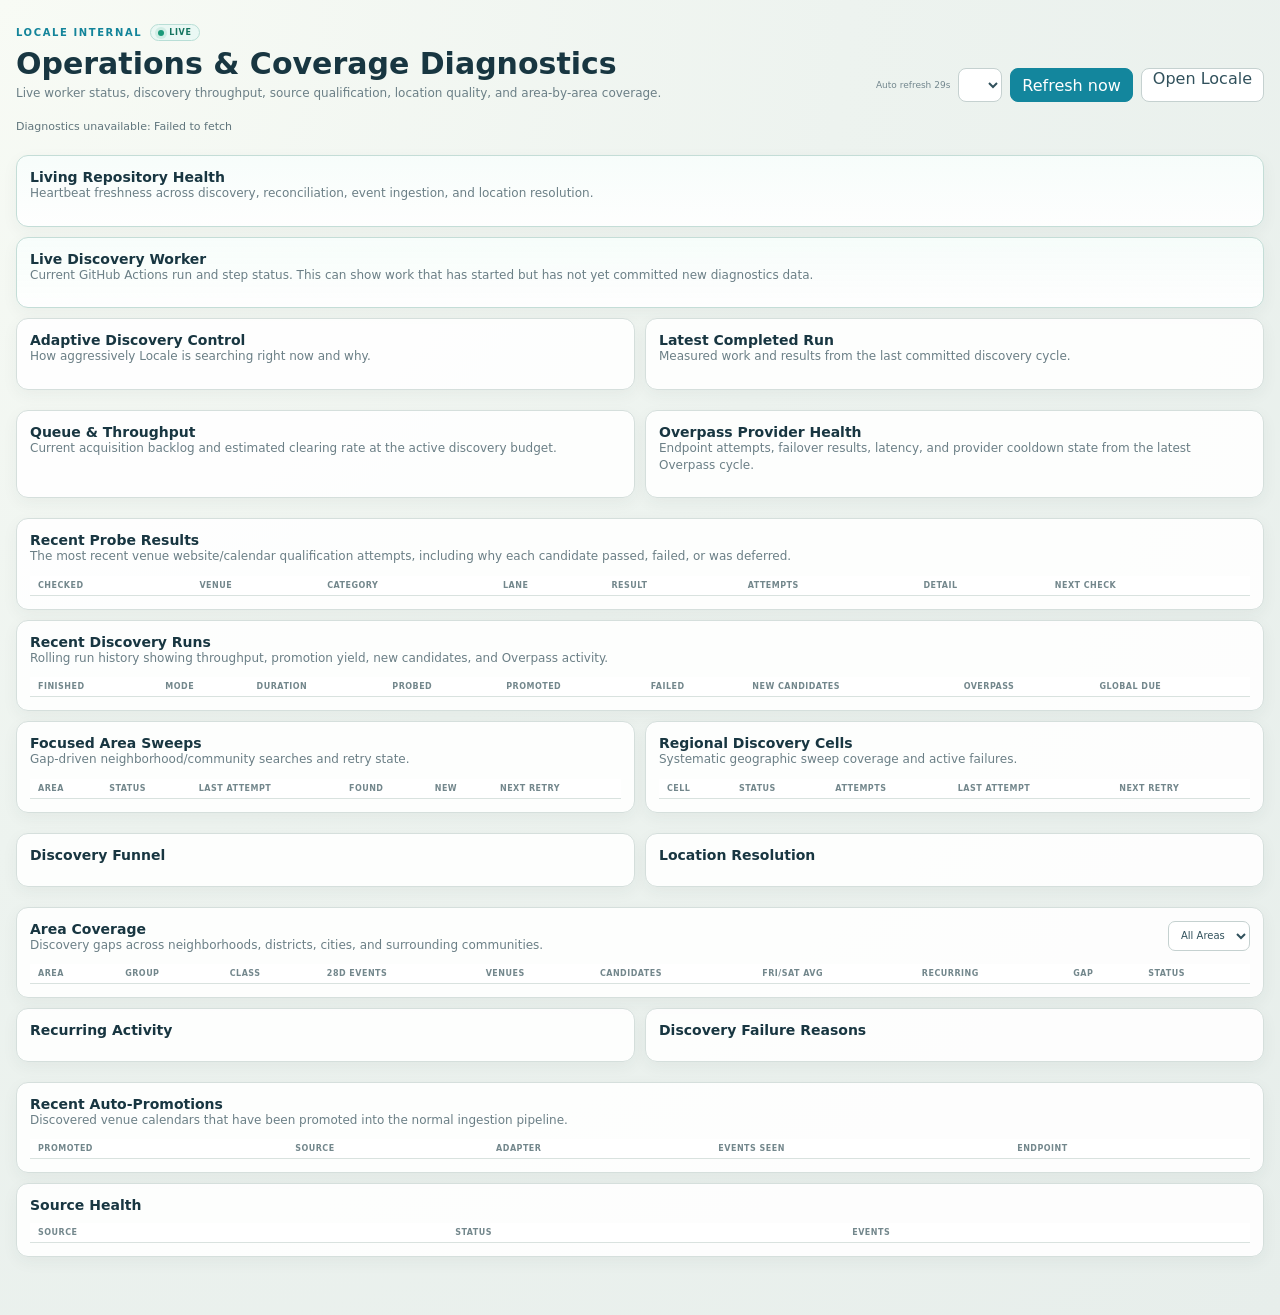
<file: diagnostics.html>
<!doctype html>
<html lang="en">
<head>
  <meta charset="utf-8">
  <meta name="viewport" content="width=device-width,initial-scale=1">
  <title>Locale Operations Diagnostics</title>
  <meta name="robots" content="noindex,nofollow">
  <link rel="stylesheet" href="./styles/diagnostics.css">
</head>
<body>
  <main class="diag-shell">
    <header class="diag-header">
      <div>
        <div class="title-line"><span class="eyebrow">LOCALE INTERNAL</span><span id="liveBadge" class="live-badge">LIVE</span></div>
        <h1>Operations & Coverage Diagnostics</h1>
        <p>Live worker status, discovery throughput, source qualification, location quality, and area-by-area coverage.</p>
      </div>
      <div class="header-actions">
        <span id="autoRefreshText" class="refresh-note">Auto refresh 30s</span>
        <select id="regionSelect" aria-label="Region"></select>
        <button id="refreshDiagnostics" type="button">Refresh now</button>
        <a href="./">Open Locale</a>
      </div>
    </header>

    <div id="diagStatus" class="diag-status">Loading current operations state…</div>
    <section id="summaryCards" class="summary-grid"></section>

    <section class="panel live-panel">
      <div class="panel-head">
        <div>
          <h2>Living Repository Health</h2>
          <p>Heartbeat freshness across discovery, reconciliation, event ingestion, and location resolution.</p>
        </div>
        <span id="systemHealthGenerated"></span>
      </div>
      <div id="systemHealth"></div>
    </section>

    <section class="panel live-panel">
      <div class="panel-head">
        <div>
          <h2>Live Discovery Worker</h2>
          <p>Current GitHub Actions run and step status. This can show work that has started but has not yet committed new diagnostics data.</p>
        </div>
        <span id="workerFreshness"></span>
      </div>
      <div id="workerStatus"></div>
      <div id="workerSteps" class="worker-steps"></div>
    </section>

    <section class="diag-grid two">
      <article class="panel">
        <div class="panel-head"><div><h2>Adaptive Discovery Control</h2><p>How aggressively Locale is searching right now and why.</p></div></div>
        <div id="adaptiveControl"></div>
      </article>
      <article class="panel">
        <div class="panel-head"><div><h2>Latest Completed Run</h2><p>Measured work and results from the last committed discovery cycle.</p></div></div>
        <div id="latestRun"></div>
      </article>
    </section>

    <section class="diag-grid two">
      <article class="panel">
        <div class="panel-head"><div><h2>Queue & Throughput</h2><p>Current acquisition backlog and estimated clearing rate at the active discovery budget.</p></div></div>
        <div id="queueThroughput"></div>
      </article>
      <article class="panel">
        <div class="panel-head"><div><h2>Overpass Provider Health</h2><p>Endpoint attempts, failover results, latency, and provider cooldown state from the latest Overpass cycle.</p></div></div>
        <div id="overpassHealth"></div>
      </article>
    </section>

    <section class="panel">
      <div class="panel-head">
        <div><h2>Recent Probe Results</h2><p>The most recent venue website/calendar qualification attempts, including why each candidate passed, failed, or was deferred.</p></div>
        <span id="probeSummary"></span>
      </div>
      <div class="table-wrap tall"><table><thead><tr>
        <th>Checked</th><th>Venue</th><th>Category</th><th>Lane</th><th>Result</th><th>Attempts</th><th>Detail</th><th>Next check</th>
      </tr></thead><tbody id="probeRows"></tbody></table></div>
    </section>

    <section class="panel">
      <div class="panel-head">
        <div><h2>Recent Discovery Runs</h2><p>Rolling run history showing throughput, promotion yield, new candidates, and Overpass activity.</p></div>
        <span id="runHistorySummary"></span>
      </div>
      <div class="table-wrap"><table><thead><tr>
        <th>Finished</th><th>Mode</th><th>Duration</th><th>Probed</th><th>Promoted</th><th>Failed</th><th>New candidates</th><th>Overpass</th><th>Global due</th>
      </tr></thead><tbody id="runHistoryRows"></tbody></table></div>
    </section>

    <section class="diag-grid two">
      <article class="panel">
        <div class="panel-head"><div><h2>Focused Area Sweeps</h2><p>Gap-driven neighborhood/community searches and retry state.</p></div></div>
        <div class="table-wrap medium"><table><thead><tr><th>Area</th><th>Status</th><th>Last attempt</th><th>Found</th><th>New</th><th>Next retry</th></tr></thead><tbody id="areaSweepRows"></tbody></table></div>
      </article>
      <article class="panel">
        <div class="panel-head"><div><h2>Regional Discovery Cells</h2><p>Systematic geographic sweep coverage and active failures.</p></div></div>
        <div id="regionalCells"></div>
        <div class="table-wrap medium"><table><thead><tr><th>Cell</th><th>Status</th><th>Attempts</th><th>Last attempt</th><th>Next retry</th></tr></thead><tbody id="cellRows"></tbody></table></div>
      </article>
    </section>

    <section class="diag-grid two">
      <article class="panel">
        <div class="panel-head"><h2>Discovery Funnel</h2><span id="discoveryGenerated"></span></div>
        <div id="discoveryFunnel"></div>
      </article>
      <article class="panel">
        <div class="panel-head"><h2>Location Resolution</h2></div>
        <div id="locationResolution"></div>
      </article>
    </section>

    <section class="panel">
      <div class="panel-head">
        <div><h2>Area Coverage</h2><p>Discovery gaps across neighborhoods, districts, cities, and surrounding communities.</p></div>
        <select id="areaGroupSelect" class="area-filter" aria-label="Area group"><option value="all">All areas</option></select>
      </div>
      <div class="table-wrap tall"><table><thead><tr>
        <th>Area</th><th>Group</th><th>Class</th><th>28d events</th><th>Venues</th><th>Candidates</th><th>Fri/Sat avg</th><th>Recurring</th><th>Gap</th><th>Status</th>
      </tr></thead><tbody id="neighborhoodRows"></tbody></table></div>
    </section>

    <section class="diag-grid two">
      <article class="panel">
        <div class="panel-head"><h2>Recurring Activity</h2></div>
        <div id="recurringActivity"></div>
      </article>
      <article class="panel">
        <div class="panel-head"><h2>Discovery Failure Reasons</h2></div>
        <div id="failureReasons"></div>
      </article>
    </section>

    <section class="panel">
      <div class="panel-head"><div><h2>Recent Auto-Promotions</h2><p>Discovered venue calendars that have been promoted into the normal ingestion pipeline.</p></div></div>
      <div class="table-wrap"><table><thead><tr><th>Promoted</th><th>Source</th><th>Adapter</th><th>Events seen</th><th>Endpoint</th></tr></thead><tbody id="promotionRows"></tbody></table></div>
    </section>

    <section class="panel">
      <div class="panel-head"><h2>Source Health</h2></div>
      <div class="table-wrap"><table><thead><tr><th>Source</th><th>Status</th><th>Events</th></tr></thead><tbody id="sourceRows"></tbody></table></div>
    </section>
  </main>
  <script type="module" src="./src/diagnostics.js"></script>
</body>
</html>
</file>
<file: styles/diagnostics.css>
:root{font-family:Inter,ui-sans-serif,system-ui,-apple-system,BlinkMacSystemFont,"Segoe UI",sans-serif;color:#183641;background:#eef3ef;font-synthesis:none}
*{box-sizing:border-box}body{margin:0;background:radial-gradient(circle at top left,#f8fbf5 0,#edf3ef 46%,#e7eeeb 100%);min-height:100vh}
button,select,a{font:inherit}.diag-shell{width:min(1560px,calc(100% - 32px));margin:0 auto;padding:24px 0 48px}
.diag-header{display:flex;justify-content:space-between;gap:24px;align-items:flex-end;margin-bottom:18px}.title-line{display:flex;gap:8px;align-items:center}.eyebrow{font-size:10px;font-weight:900;letter-spacing:.16em;color:#13849a}.live-badge{display:inline-flex;align-items:center;gap:5px;border:1px solid #b8ded6;background:#eaf8f4;color:#14745f;border-radius:999px;padding:3px 7px;font-size:8px;font-weight:900;letter-spacing:.08em}.live-badge:before{content:"";width:6px;height:6px;border-radius:50%;background:#1b9a79;box-shadow:0 0 0 3px rgba(27,154,121,.12)}.live-badge.stale{background:#fff3e5;color:#9b6426;border-color:#edd4b0}.live-badge.stale:before{background:#c78131}
.diag-header h1{margin:5px 0 4px;font-size:30px}.diag-header p,.panel-head p{margin:0;color:#6b7f86;font-size:12px;line-height:1.45}.header-actions{display:flex;gap:8px;align-items:center;flex-wrap:wrap}.header-actions button,.header-actions select,.header-actions a{height:34px;border:1px solid #c5d1d0;border-radius:8px;background:#fff;padding:0 11px;color:#31515c;text-decoration:none}.header-actions button{background:#13869d;color:#fff;border-color:#13869d}.refresh-note{font-size:9px;color:#73878e}
.diag-status{margin-bottom:12px;font-size:11px;color:#60757c}.summary-grid{display:grid;grid-template-columns:repeat(6,minmax(0,1fr));gap:10px;margin-bottom:10px}.summary-card{background:rgba(255,255,255,.88);border:1px solid #d6dfdc;border-radius:12px;padding:12px;box-shadow:0 5px 16px rgba(38,61,66,.05)}.summary-card span{display:block;font-size:9px;font-weight:850;letter-spacing:.06em;color:#7b8c91;text-transform:uppercase}.summary-card strong{display:block;margin-top:4px;font-size:22px}.summary-card small{font-size:9px;color:#73878e;line-height:1.35}.good{color:#12836c}.warn{color:#bd792c}.bad{color:#b34d45}.muted{color:#73878e}
.diag-grid.two{display:grid;grid-template-columns:1fr 1fr;gap:10px;margin-bottom:10px}.panel{background:rgba(255,255,255,.9);border:1px solid #d5dfdc;border-radius:12px;padding:13px;margin-bottom:10px;box-shadow:0 5px 16px rgba(38,61,66,.05)}.live-panel{border-color:#c4ddd7;background:linear-gradient(180deg,rgba(247,253,251,.97),rgba(255,255,255,.92))}.panel-head{display:flex;justify-content:space-between;align-items:flex-start;gap:16px;margin-bottom:10px}.panel-head h2{margin:0;font-size:14px}.panel-head span{font-size:9px;color:#839197}
.metric-list{display:grid;gap:7px}.metric-row{display:grid;grid-template-columns:minmax(120px,1fr) auto;gap:10px;align-items:center}.metric-row label{font-size:10px;color:#587078}.metric-row strong{font-size:11px}.bar{height:7px;background:#e7eeec;border-radius:999px;overflow:hidden;margin-top:3px}.bar>i{display:block;height:100%;background:#1590a2;border-radius:999px}
.kv-grid{display:grid;grid-template-columns:repeat(4,minmax(0,1fr));gap:8px}.kv{border:1px solid #e0e7e4;border-radius:9px;padding:9px;background:#fbfcfb}.kv label{display:block;font-size:8px;text-transform:uppercase;letter-spacing:.06em;color:#7a8c91;font-weight:800}.kv strong{display:block;margin-top:3px;font-size:15px}.kv small{display:block;margin-top:2px;font-size:8px;color:#819197;line-height:1.3}.kv.wide{grid-column:span 2}
.worker-line{display:flex;gap:10px;align-items:center;flex-wrap:wrap}.worker-title{font-size:16px;font-weight:800}.worker-meta{font-size:10px;color:#6b7f86}.worker-link{font-size:9px;color:#137c92;text-decoration:none}.worker-steps{display:grid;grid-template-columns:repeat(auto-fit,minmax(120px,1fr));gap:6px;margin-top:10px}.worker-step{border:1px solid #dce6e2;border-radius:8px;padding:7px 8px;background:#fff}.worker-step strong{display:block;font-size:9px}.worker-step small{display:block;font-size:8px;color:#7a8c91;margin-top:2px}.worker-step.running{border-color:#9fd0d9;background:#eff9fb}.worker-step.success{border-color:#b9dfd4;background:#f1faf7}.worker-step.failure{border-color:#ebc2b9;background:#fff4f1}.worker-step.queued{opacity:.7}
.mode-banner{border:1px solid #d9e5e2;border-radius:10px;padding:10px;margin-bottom:9px;background:#fbfdfc}.mode-banner strong{font-size:18px;text-transform:uppercase}.mode-banner p{margin:3px 0 0;font-size:9px;color:#70838a;line-height:1.4}
.progress-track{height:9px;background:#e5ece9;border-radius:999px;overflow:hidden;margin:7px 0 3px}.progress-track i{display:block;height:100%;background:#158ca0;border-radius:999px}.progress-caption{display:flex;justify-content:space-between;font-size:8px;color:#7b8b90}
.overpass-list{display:grid;gap:7px}.endpoint-card{border:1px solid #e0e7e4;border-radius:9px;padding:8px;background:#fbfcfb}.endpoint-head{display:flex;justify-content:space-between;gap:10px}.endpoint-head strong{font-size:9px;overflow:hidden;text-overflow:ellipsis}.endpoint-card small{font-size:8px;color:#74888e;line-height:1.35}.endpoint-stats{display:flex;gap:12px;margin-top:5px;font-size:8px;color:#526a72}.status-dot{display:inline-block;width:7px;height:7px;border-radius:50%;margin-right:4px;background:#9ca9ad}.status-dot.ok{background:#1b9778}.status-dot.failed{background:#c45e50}.status-dot.running{background:#168da2}
table{width:100%;border-collapse:collapse;font-size:10px}th{text-align:left;color:#73878c;font-size:8px;letter-spacing:.06em;text-transform:uppercase;padding:5px 8px;border-bottom:1px solid #d9e2df;background:#fff}td{padding:7px 8px;border-bottom:1px solid #edf1ef;vertical-align:top}tbody tr:last-child td{border-bottom:0}.table-wrap{overflow:auto;max-height:560px}.table-wrap.medium{max-height:360px}.table-wrap.tall{max-height:620px}.table-wrap thead th{position:sticky;top:0;z-index:1}.table-wrap small{color:#7b8c91}.cell-detail{max-width:420px;white-space:normal;line-height:1.35;word-break:break-word}.url-cell{max-width:360px;white-space:nowrap;overflow:hidden;text-overflow:ellipsis}.url-cell a{color:#137c92;text-decoration:none}
.status-pill{display:inline-flex;padding:3px 7px;border-radius:999px;font-size:8px;font-weight:900;background:#edf2f0;white-space:nowrap}.status-pill.pass,.status-pill.success,.status-pill.ok{background:#daf1e8;color:#18755f}.status-pill.fail,.status-pill.failed,.status-pill.retry{background:#f8e5df;color:#a34f42}.status-pill.candidate,.status-pill.queued{background:#e6eef4;color:#45677b}.status-pill.needs-website{background:#f4eee1;color:#8b6b2d}.status-pill.qualified{background:#dff3ea;color:#156f59}.status-pill.running{background:#dff1f5;color:#13748a}.status-pill.completed{background:#e4f2e8;color:#2c7559}.status-pill.bootstrap{background:#f8e7d4;color:#9a5c1e}.status-pill.accelerated{background:#f3ecd2;color:#8a7020}.status-pill.convergence{background:#e6eef5;color:#426b82}.status-pill.maintenance,.status-pill.healthy{background:#daf1e8;color:#18755f}.status-pill.warning,.status-pill.cold{background:#f4eee1;color:#8b6b2d}.status-pill.degraded{background:#f8e5df;color:#a34f42}
.area-filter{height:30px;border:1px solid #c5d1d0;border-radius:7px;background:#fff;padding:0 8px;color:#31515c;font-size:10px;text-transform:capitalize}
.empty-note{padding:16px 4px;color:#7b8c91;font-size:10px}.mono{font-family:ui-monospace,SFMono-Regular,Menlo,Consolas,monospace;font-size:9px}.nowrap{white-space:nowrap}
@media(max-width:1200px){.summary-grid{grid-template-columns:repeat(3,1fr)}.kv-grid{grid-template-columns:repeat(2,minmax(0,1fr))}.diag-grid.two{grid-template-columns:1fr}}
@media(max-width:650px){.diag-shell{width:min(100% - 18px,1560px)}.diag-header{align-items:flex-start;flex-direction:column}.header-actions{width:100%}.summary-grid{grid-template-columns:repeat(2,1fr)}.kv-grid{grid-template-columns:1fr}.kv.wide{grid-column:auto}.panel-head{flex-direction:column}}
</file>
